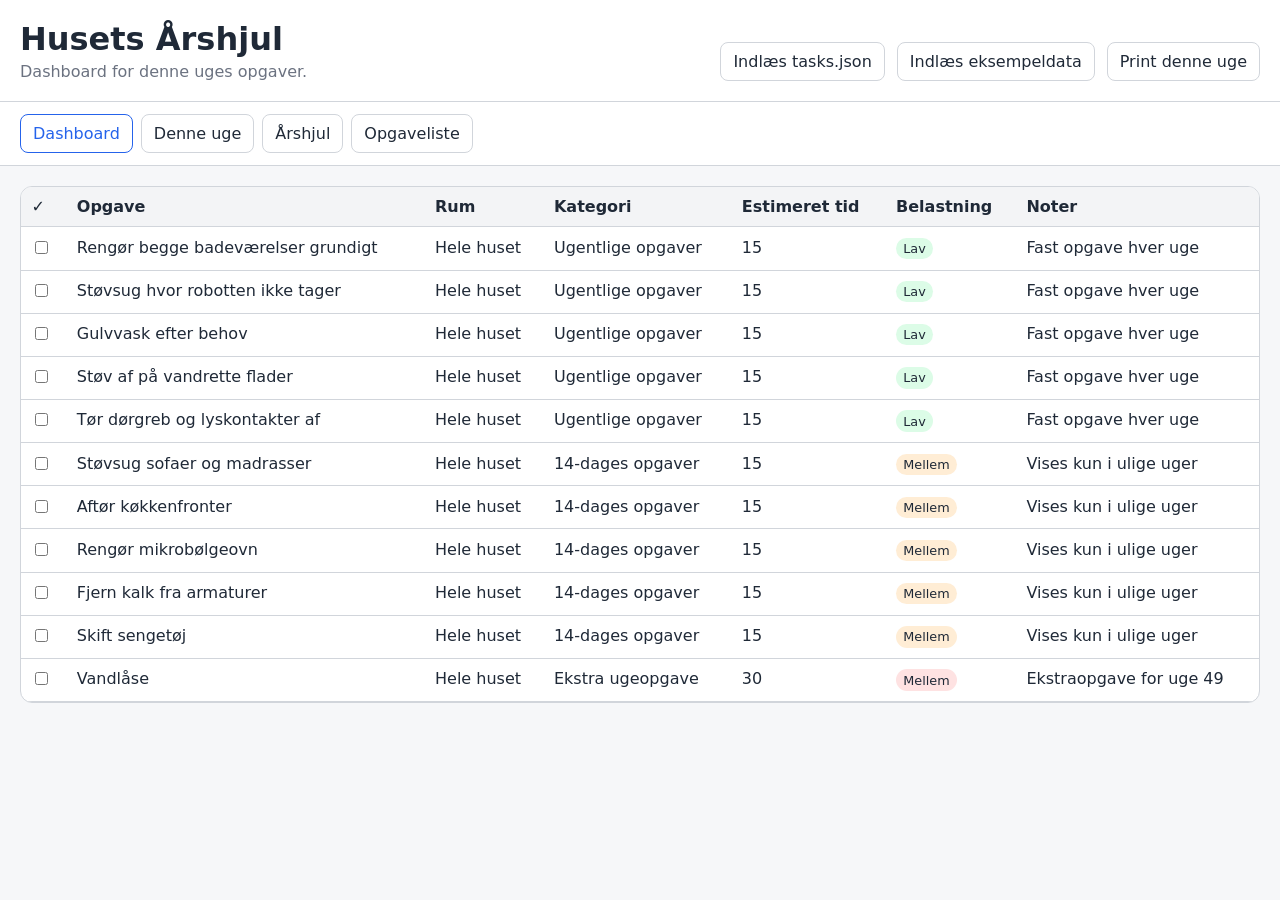
<file: index.html>
<!doctype html>
<html lang="da">
<head>
  <meta charset="utf-8">
  <meta name="viewport" content="width=device-width, initial-scale=1">
  <meta http-equiv="refresh" content="0; url=app/">
  <title>Husets Årshjul</title>
  <link rel="canonical" href="app/">
</head>
<body>
  <p>Åbner <a href="app/">Husets Årshjul</a>...</p>
  <script>
    window.location.replace('app/');
  </script>
</body>
</html>
</file>
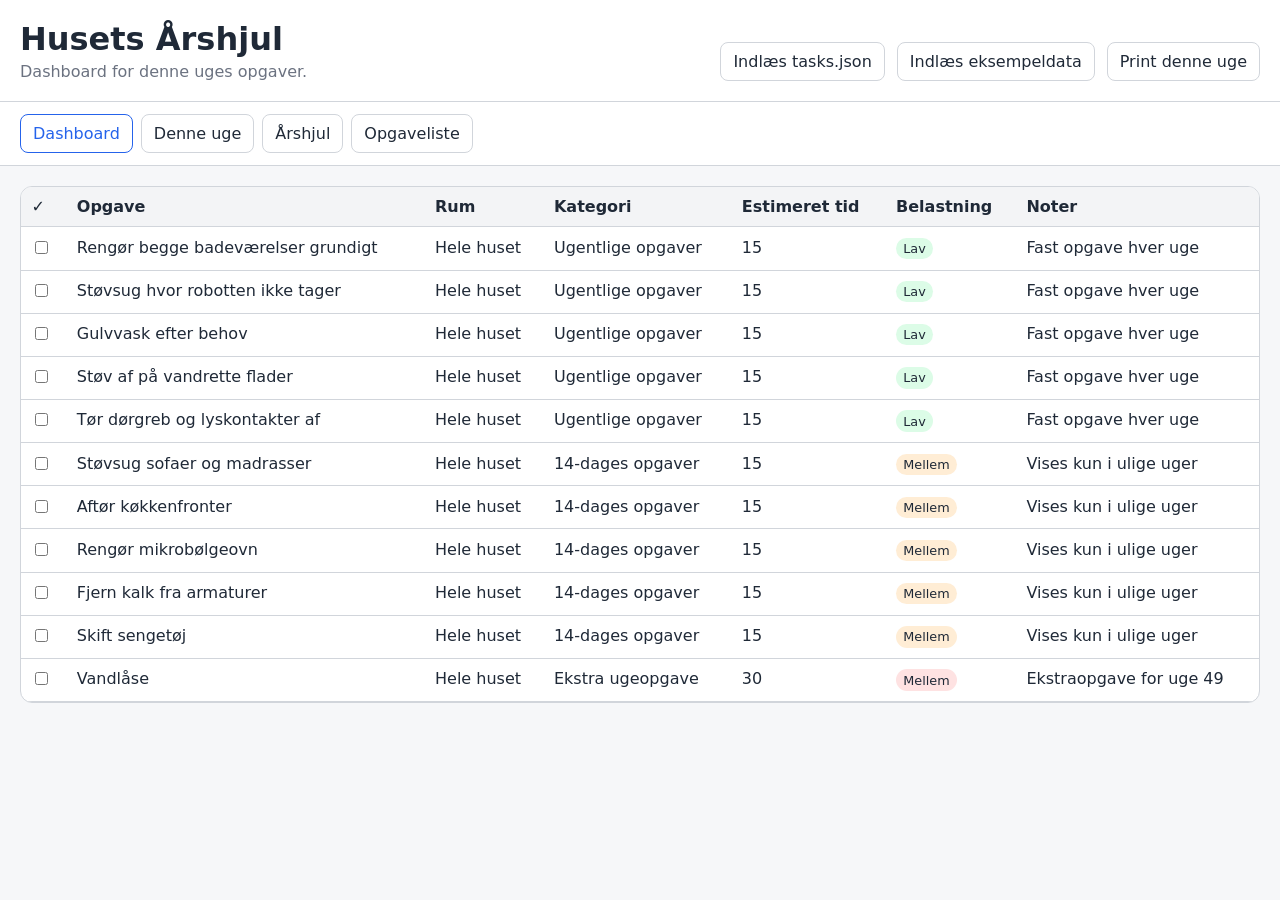
<file: app/index.html>
<!doctype html>
<html lang="da">
<head>
  <meta charset="utf-8">
  <meta name="viewport" content="width=device-width, initial-scale=1">
  <meta http-equiv="refresh" content="0; url=dashboard.html">
  <title>Husets Årshjul</title>
  <link rel="canonical" href="dashboard.html">
</head>
<body>
  <p>Åbner <a href="dashboard.html">Husets Årshjul</a>...</p>
  <script>
    window.location.replace('dashboard.html');
  </script>
</body>
</html>
</file>
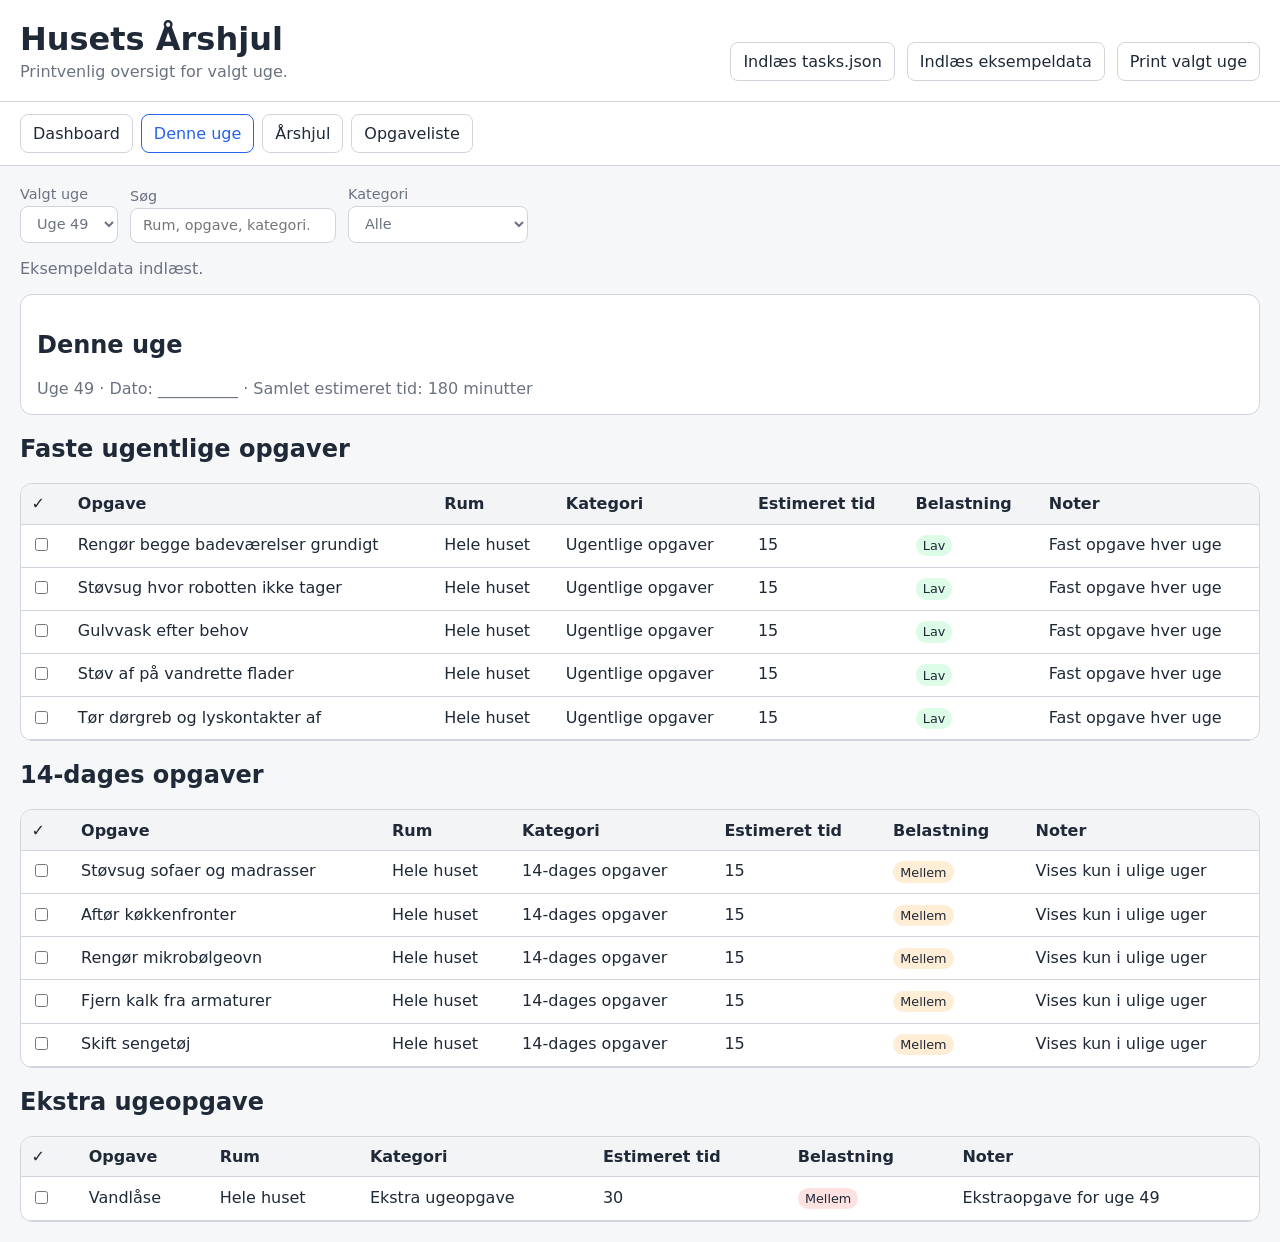
<file: app/currentWeek.html>
<!doctype html>
<html lang="da">
<head>
  <meta charset="utf-8">
  <meta name="viewport" content="width=device-width, initial-scale=1">
  <title>Denne uge · Husets Årshjul</title>
  <link rel="stylesheet" href="styles.css">
</head>
<body data-view="week">
  <header class="app-header no-print">
    <div>
      <h1>Husets Årshjul</h1>
      <p>Printvenlig oversigt for valgt uge.</p>
    </div>
    <div class="actions">
      <label class="file-label">Indlæs tasks.json
        <input id="fileInput" type="file" accept="application/json,.json">
      </label>
      <button id="loadExampleBtn" type="button">Indlæs eksempeldata</button>
      <button id="printBtn" type="button">Print valgt uge</button>
    </div>
  </header>

  <nav class="tabs no-print" aria-label="Visninger">
    <a href="dashboard.html">Dashboard</a>
    <a class="active" href="currentWeek.html">Denne uge</a>
    <a href="yearWheel.html">Årshjul</a>
    <a href="taskList.html">Opgaveliste</a>
  </nav>

  <main>
    <section class="toolbar no-print">
      <label>Valgt uge
        <select id="weekSelect"></select>
      </label>
      <label>Søg
        <input id="searchInput" type="search" placeholder="Rum, opgave, kategori...">
      </label>
      <label>Kategori
        <select id="categoryFilter"><option value="">Alle</option></select>
      </label>
    </section>

    <section id="status" class="status no-print"></section>
    <section id="week" class="view active-view print-area"></section>
  </main>

  <script type="module" src="app.js"></script>
</body>
</html>
</file>
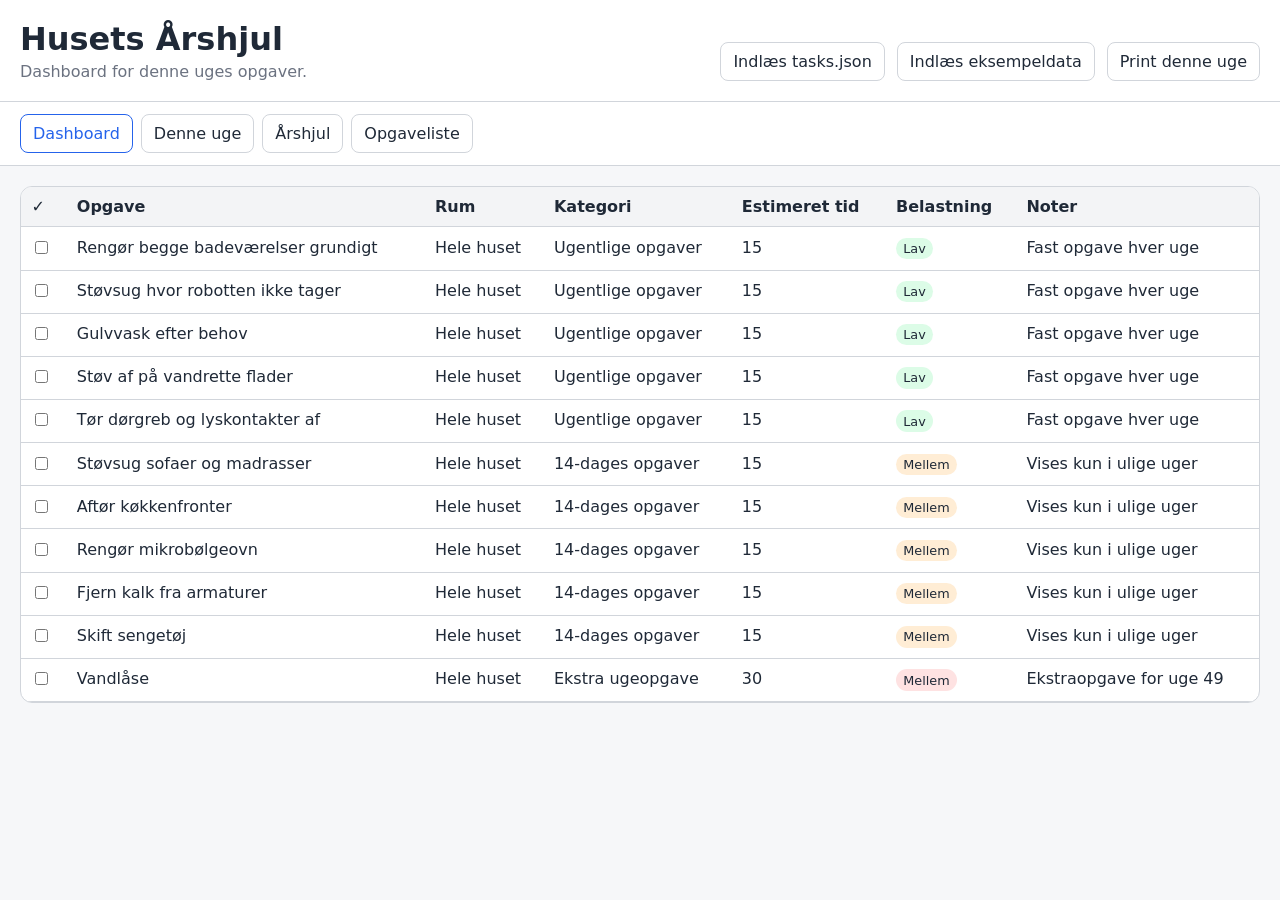
<file: app/dashboard.html>
<!doctype html>
<html lang="da">
<head>
  <meta charset="utf-8">
  <meta name="viewport" content="width=device-width, initial-scale=1">
  <title>Dashboard · Husets Årshjul</title>
  <link rel="stylesheet" href="styles.css">
</head>
<body data-view="dashboard">
  <header class="app-header no-print">
    <div>
      <h1>Husets Årshjul</h1>
      <p>Dashboard for denne uges opgaver.</p>
    </div>
    <div class="actions">
      <label class="file-label">Indlæs tasks.json
        <input id="fileInput" type="file" accept="application/json,.json">
      </label>
      <button id="loadExampleBtn" type="button">Indlæs eksempeldata</button>
      <button id="printBtn" type="button">Print denne uge</button>
    </div>
  </header>

  <nav class="tabs no-print" aria-label="Visninger">
    <a class="active" href="dashboard.html">Dashboard</a>
    <a href="currentWeek.html">Denne uge</a>
    <a href="yearWheel.html">Årshjul</a>
    <a href="taskList.html">Opgaveliste</a>
  </nav>

  <main>
    <section id="dashboard" class="view active-view"></section>
  </main>

  <script type="module" src="app.js"></script>
</body>
</html>
</file>
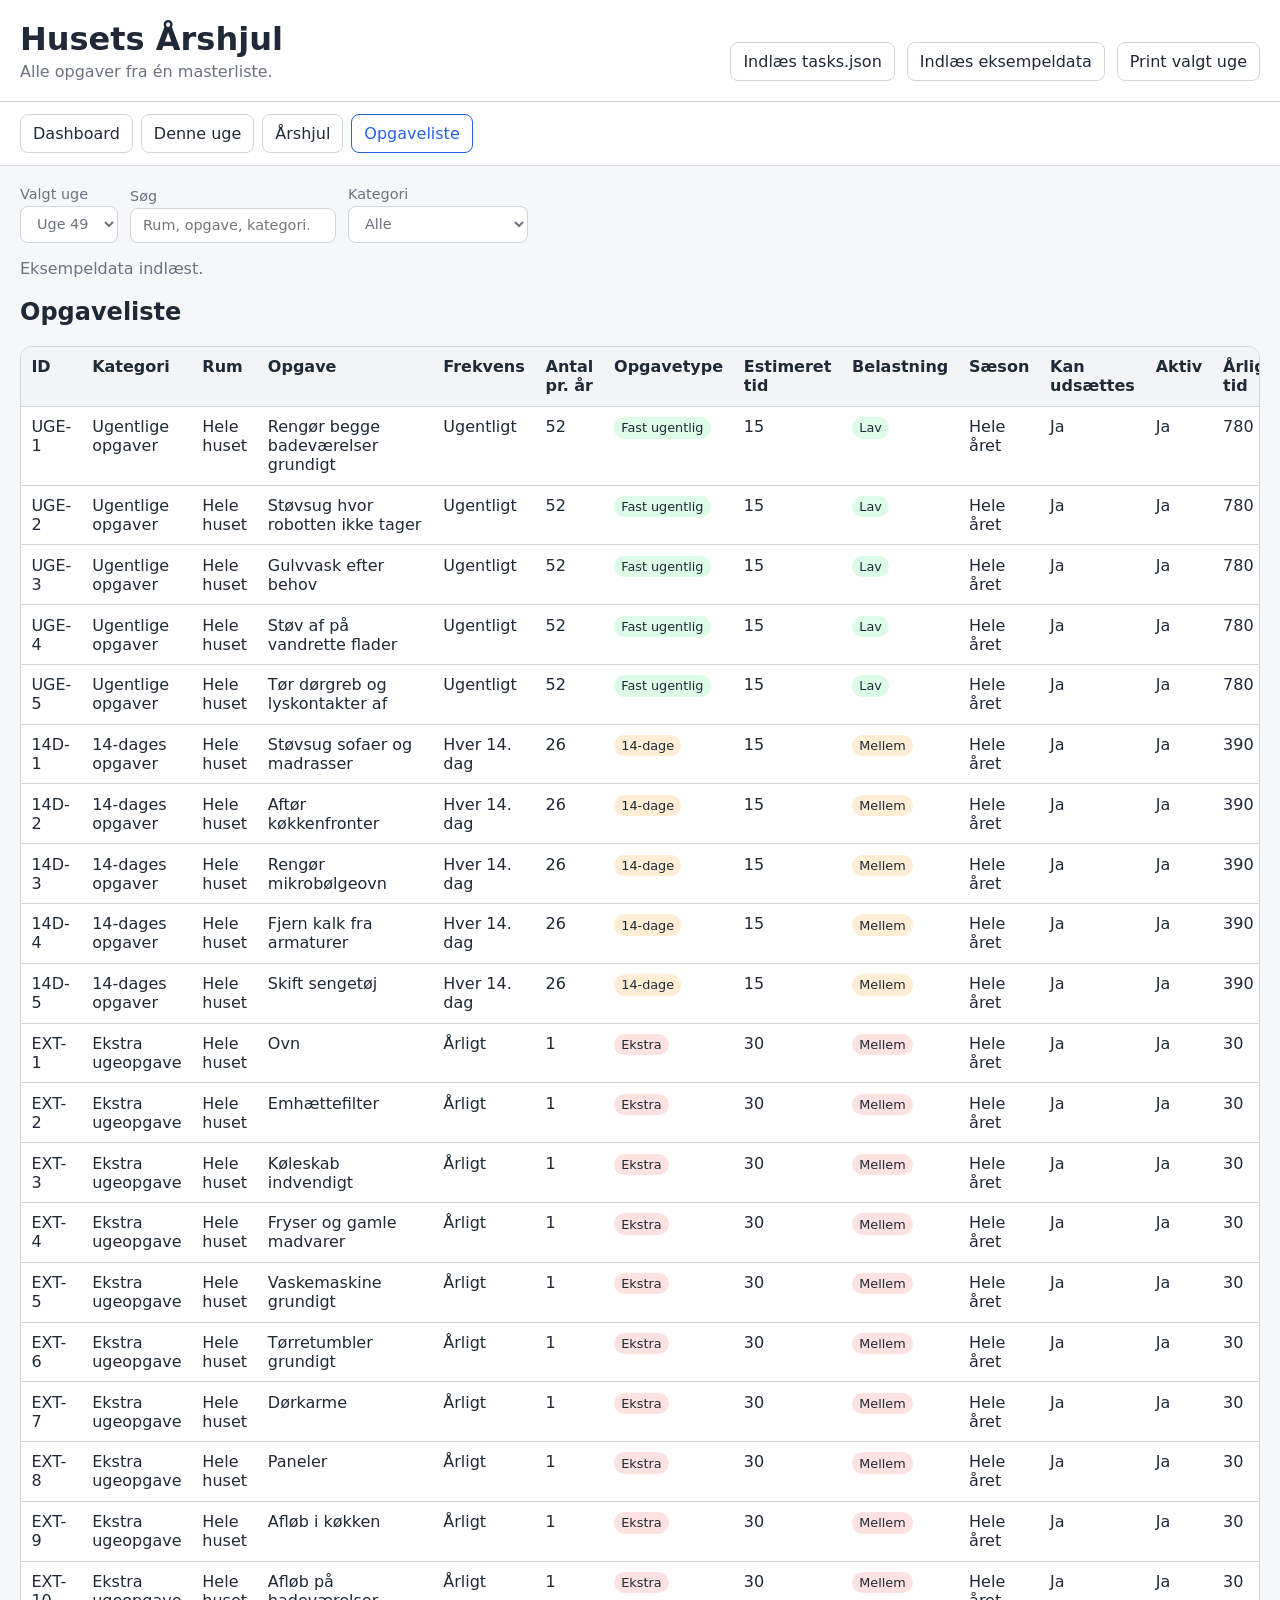
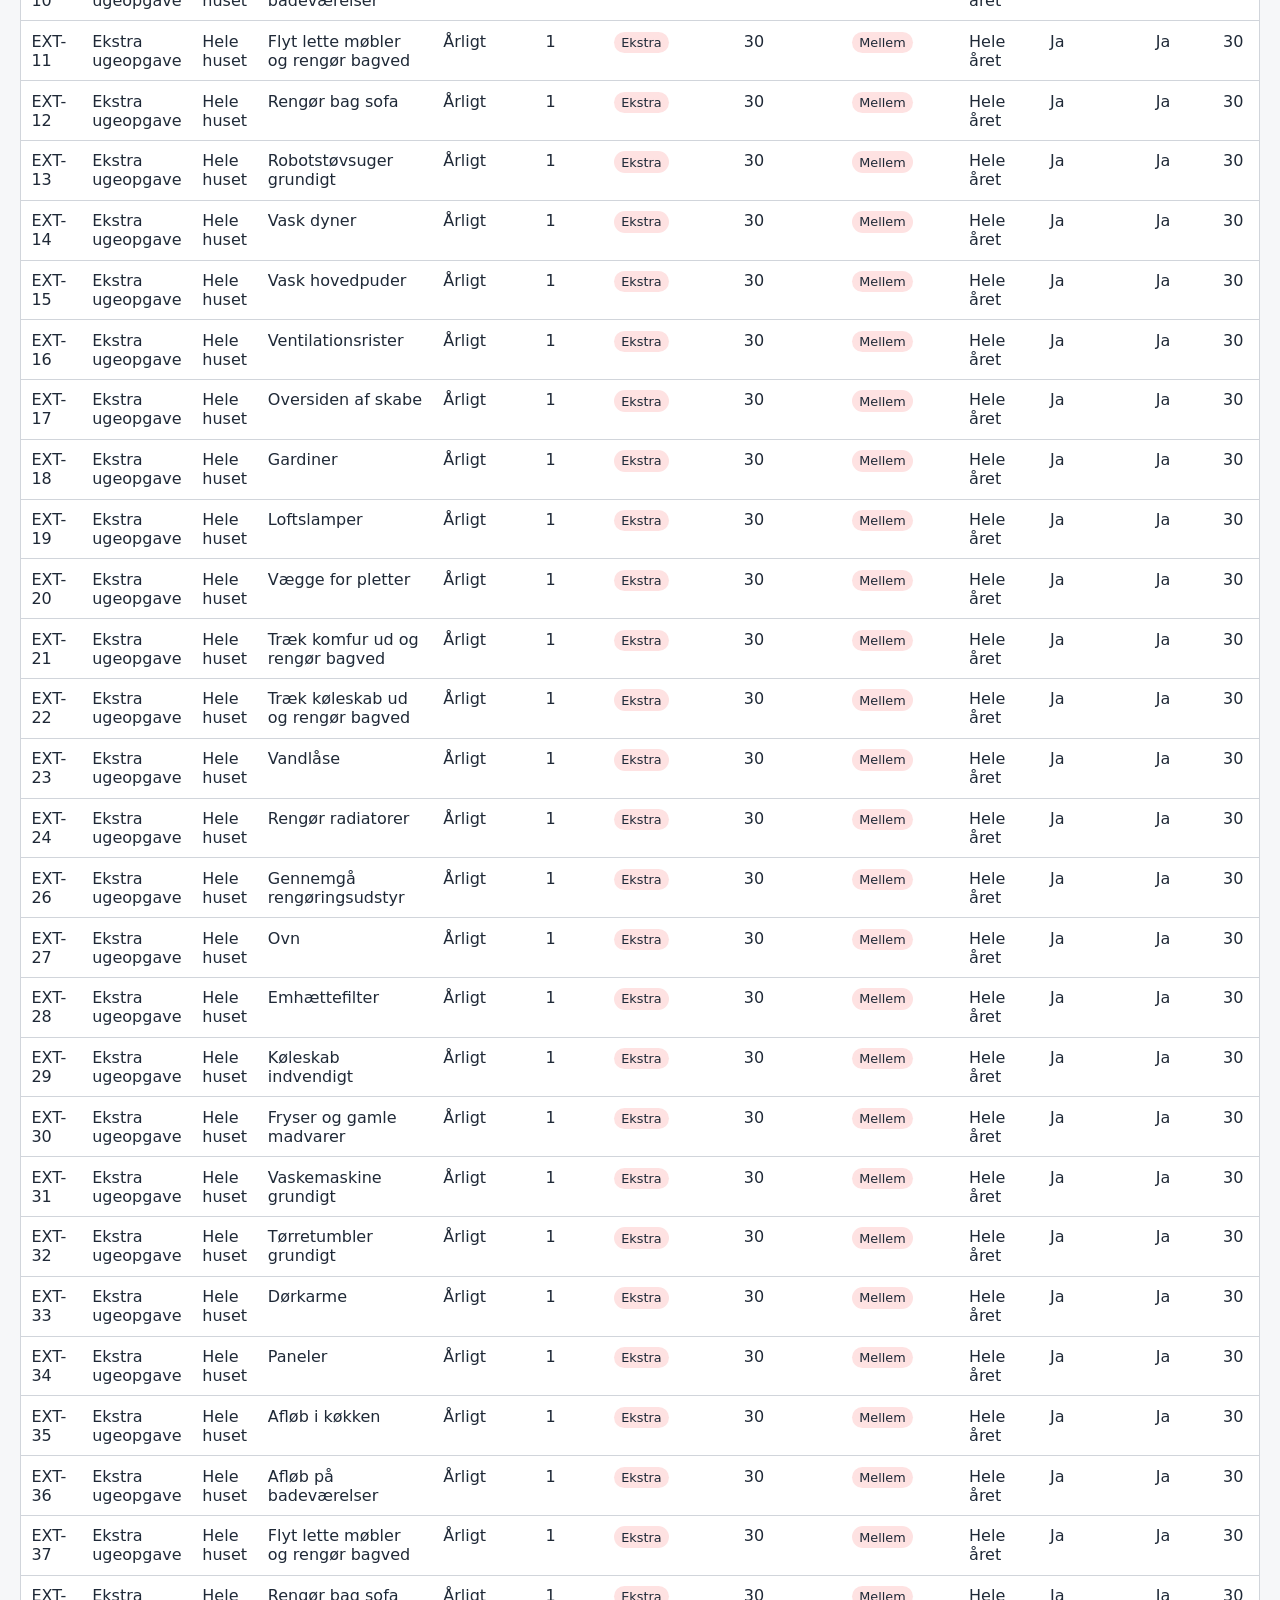
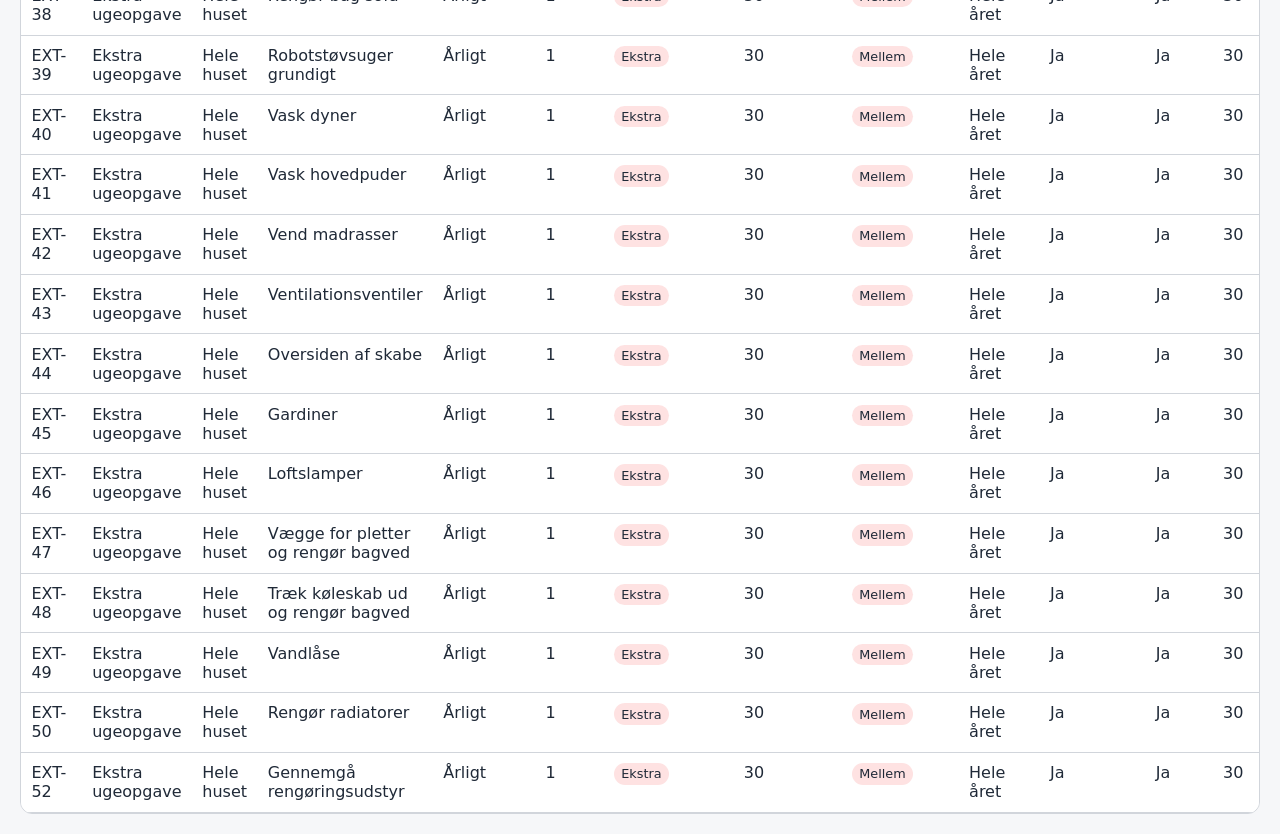
<file: app/taskList.html>
<!doctype html>
<html lang="da">
<head>
  <meta charset="utf-8">
  <meta name="viewport" content="width=device-width, initial-scale=1">
  <title>Opgaveliste · Husets Årshjul</title>
  <link rel="stylesheet" href="styles.css">
</head>
<body data-view="database">
  <header class="app-header no-print">
    <div>
      <h1>Husets Årshjul</h1>
      <p>Alle opgaver fra én masterliste.</p>
    </div>
    <div class="actions">
      <label class="file-label">Indlæs tasks.json
        <input id="fileInput" type="file" accept="application/json,.json">
      </label>
      <button id="loadExampleBtn" type="button">Indlæs eksempeldata</button>
      <button id="printBtn" type="button">Print valgt uge</button>
    </div>
  </header>

  <nav class="tabs no-print" aria-label="Visninger">
    <a href="dashboard.html">Dashboard</a>
    <a href="currentWeek.html">Denne uge</a>
    <a href="yearWheel.html">Årshjul</a>
    <a class="active" href="taskList.html">Opgaveliste</a>
  </nav>

  <main>
    <section class="toolbar no-print">
      <label>Valgt uge
        <select id="weekSelect"></select>
      </label>
      <label>Søg
        <input id="searchInput" type="search" placeholder="Rum, opgave, kategori...">
      </label>
      <label>Kategori
        <select id="categoryFilter"><option value="">Alle</option></select>
      </label>
    </section>

    <section id="status" class="status no-print"></section>
    <section id="database" class="view active-view"></section>
  </main>

  <script type="module" src="app.js"></script>
</body>
</html>
</file>
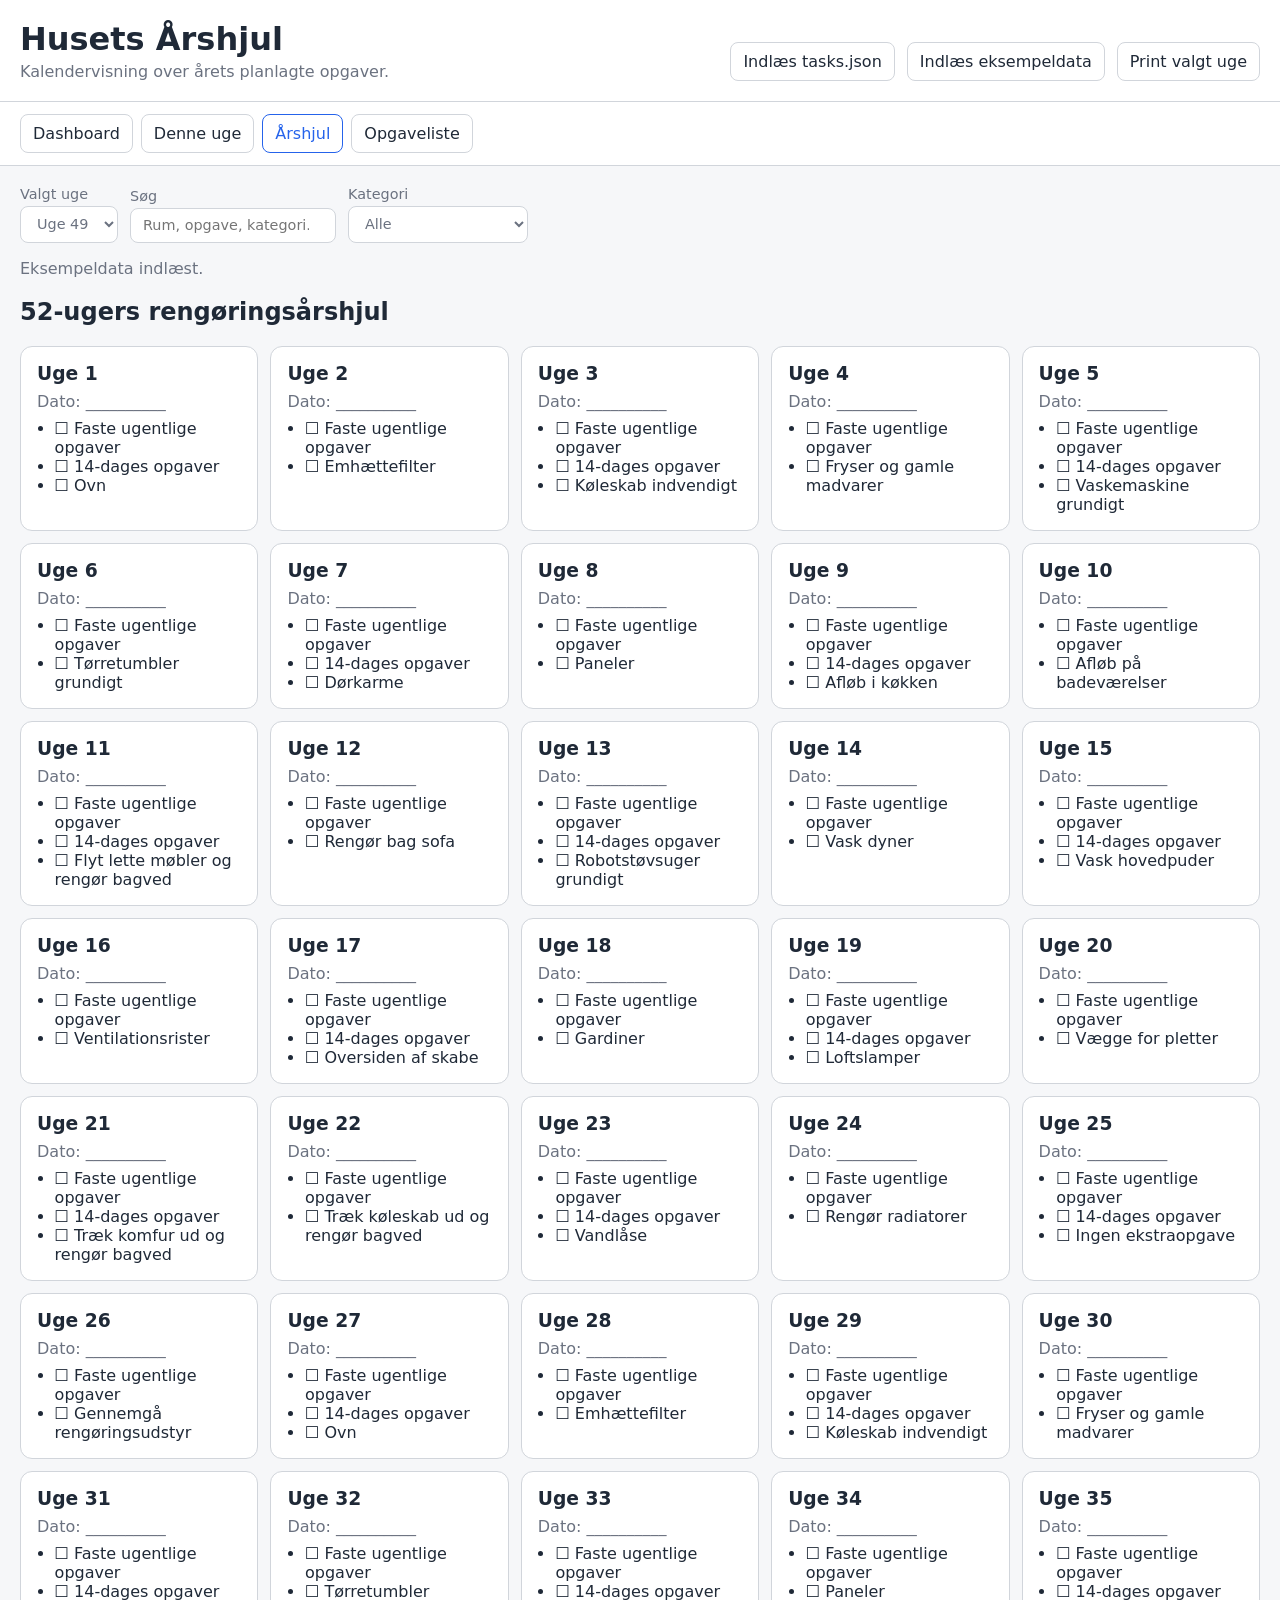
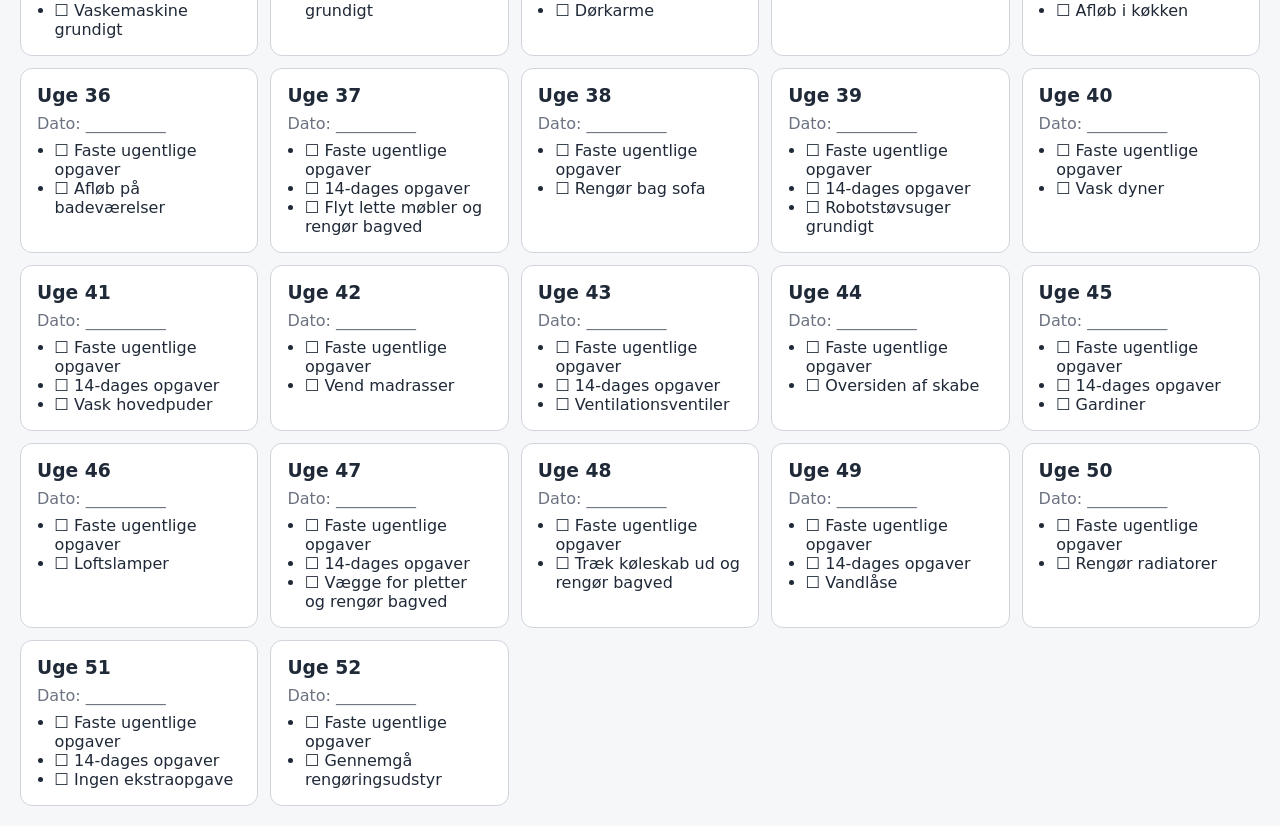
<file: app/yearWheel.html>
<!doctype html>
<html lang="da">
<head>
  <meta charset="utf-8">
  <meta name="viewport" content="width=device-width, initial-scale=1">
  <title>Årshjul · Husets Årshjul</title>
  <link rel="stylesheet" href="styles.css">
</head>
<body data-view="wheel">
  <header class="app-header no-print">
    <div>
      <h1>Husets Årshjul</h1>
      <p>Kalendervisning over årets planlagte opgaver.</p>
    </div>
    <div class="actions">
      <label class="file-label">Indlæs tasks.json
        <input id="fileInput" type="file" accept="application/json,.json">
      </label>
      <button id="loadExampleBtn" type="button">Indlæs eksempeldata</button>
      <button id="printBtn" type="button">Print valgt uge</button>
    </div>
  </header>

  <nav class="tabs no-print" aria-label="Visninger">
    <a href="dashboard.html">Dashboard</a>
    <a href="currentWeek.html">Denne uge</a>
    <a class="active" href="yearWheel.html">Årshjul</a>
    <a href="taskList.html">Opgaveliste</a>
  </nav>

  <main>
    <section class="toolbar no-print">
      <label>Valgt uge
        <select id="weekSelect"></select>
      </label>
      <label>Søg
        <input id="searchInput" type="search" placeholder="Rum, opgave, kategori...">
      </label>
      <label>Kategori
        <select id="categoryFilter"><option value="">Alle</option></select>
      </label>
    </section>

    <section id="status" class="status no-print"></section>
    <section id="wheel" class="view active-view"></section>
  </main>

  <script type="module" src="app.js"></script>
</body>
</html>
</file>
<file: app/styles.css>
:root {
  --bg: #f6f7f9;
  --panel: #ffffff;
  --text: #1f2937;
  --muted: #6b7280;
  --border: #d1d5db;
  --accent: #2563eb;
  --light: #fef3c7;
  --routine: #dcfce7;
  --car: #e0f2fe;
  --heavy: #fee2e2;
  --medium: #ffedd5;
  --low: #ecfccb;
}

* {
  box-sizing: border-box;
}

body {
  margin: 0;
  color: var(--text);
  background: var(--bg);
  font-family: system-ui, -apple-system, Segoe UI, sans-serif;
}

h1 {
  margin: 0 0 .25rem;
}

p {
  margin: 0;
  color: var(--muted);
}

button,
.file-label,
.tabs a,
select,
input {
  border: 1px solid var(--border);
  border-radius: .5rem;
  padding: .55rem .75rem;
  background: var(--panel);
  color: inherit;
  font: inherit;
  text-decoration: none;
}

button,
.file-label,
.tabs a {
  cursor: pointer;
}

button.active,
button:hover,
.tabs a.active,
.tabs a:hover {
  border-color: var(--accent);
  color: var(--accent);
}

.app-header {
  display: flex;
  justify-content: space-between;
  gap: 1rem;
  padding: 1.25rem;
  border-bottom: 1px solid var(--border);
  background: var(--panel);
}

.actions,
.toolbar {
  display: flex;
  flex-wrap: wrap;
  align-items: end;
  gap: .75rem;
}

.tabs {
  display: flex;
  flex-wrap: wrap;
  gap: .5rem;
  padding: .75rem 1.25rem;
  border-bottom: 1px solid var(--border);
  background: var(--panel);
}

main {
  padding: 1.25rem;
}

.toolbar {
  margin-bottom: 1rem;
}

.toolbar label {
  display: grid;
  gap: .25rem;
  color: var(--muted);
  font-size: .9rem;
}

.status {
  margin-bottom: 1rem;
  color: var(--muted);
}

.view {
  display: none;
}

.active-view {
  display: block;
}

.file-label input {
  display: none;
}

.dashboard-task-list {
  display: grid;
  gap: .75rem;
  margin: 0;
  padding: 0;
  list-style: none;
}

.dashboard-task-list li {
  border: 1px solid var(--border);
  border-radius: .75rem;
  background: var(--panel);
}

.dashboard-task-list label {
  display: flex;
  align-items: center;
  gap: .75rem;
  padding: 1rem;
}

.dashboard-task-list input {
  flex: 0 0 auto;
}

.grid {
  display: grid;
  grid-template-columns: repeat(auto-fit, minmax(190px, 1fr));
  gap: 1rem;
}

.card,
.week-card,
.panel {
  border: 1px solid var(--border);
  border-radius: .75rem;
  padding: 1rem;
  background: var(--panel);
}

.intro-panel {
  margin-top: 1rem;
}

.card strong {
  display: block;
  margin-top: .25rem;
  font-size: 1.8rem;
}

.badge {
  display: inline-block;
  border-radius: 999px;
  padding: .2rem .45rem;
  background: #eef2ff;
  font-size: .8rem;
}

.badge.low {
  background: var(--low);
}

.badge.medium {
  background: var(--medium);
}

.badge.heavy {
  background: var(--heavy);
}

.badge.car {
  background: var(--car);
}

.badge.routine {
  background: var(--routine);
}

.table-wrap {
  overflow-x: auto;
  border: 1px solid var(--border);
  border-radius: .75rem;
  background: var(--panel);
}

table {
  width: 100%;
  border-collapse: collapse;
}

th,
td {
  padding: .65rem;
  border-bottom: 1px solid var(--border);
  text-align: left;
  vertical-align: top;
}

th {
  background: #f3f4f6;
  font-weight: 650;
}

.week-grid {
  display: grid;
  grid-template-columns: repeat(auto-fit, minmax(230px, 1fr));
  gap: .75rem;
}

.week-card.light {
  background: var(--light);
}

.week-card h3 {
  margin: 0 0 .5rem;
}

ul.clean {
  margin: .5rem 0 0;
  padding-left: 1.1rem;
}

.print-title {
  display: none;
}

@media print {
  body {
    background: #fff;
  }

  .no-print,
  .tabs,
  .toolbar,
  #status,
  .app-header {
    display: none !important;
  }

  main {
    padding: 0;
  }

  .view {
    display: none !important;
  }

  #week {
    display: block !important;
  }

  .print-title {
    display: block;
  }

  .table-wrap,
  .panel {
    border: 0;
  }

  table {
    font-size: 11pt;
  }

  th,
  td {
    border: 1px solid #999;
    padding: .4rem;
  }
}
</file>
